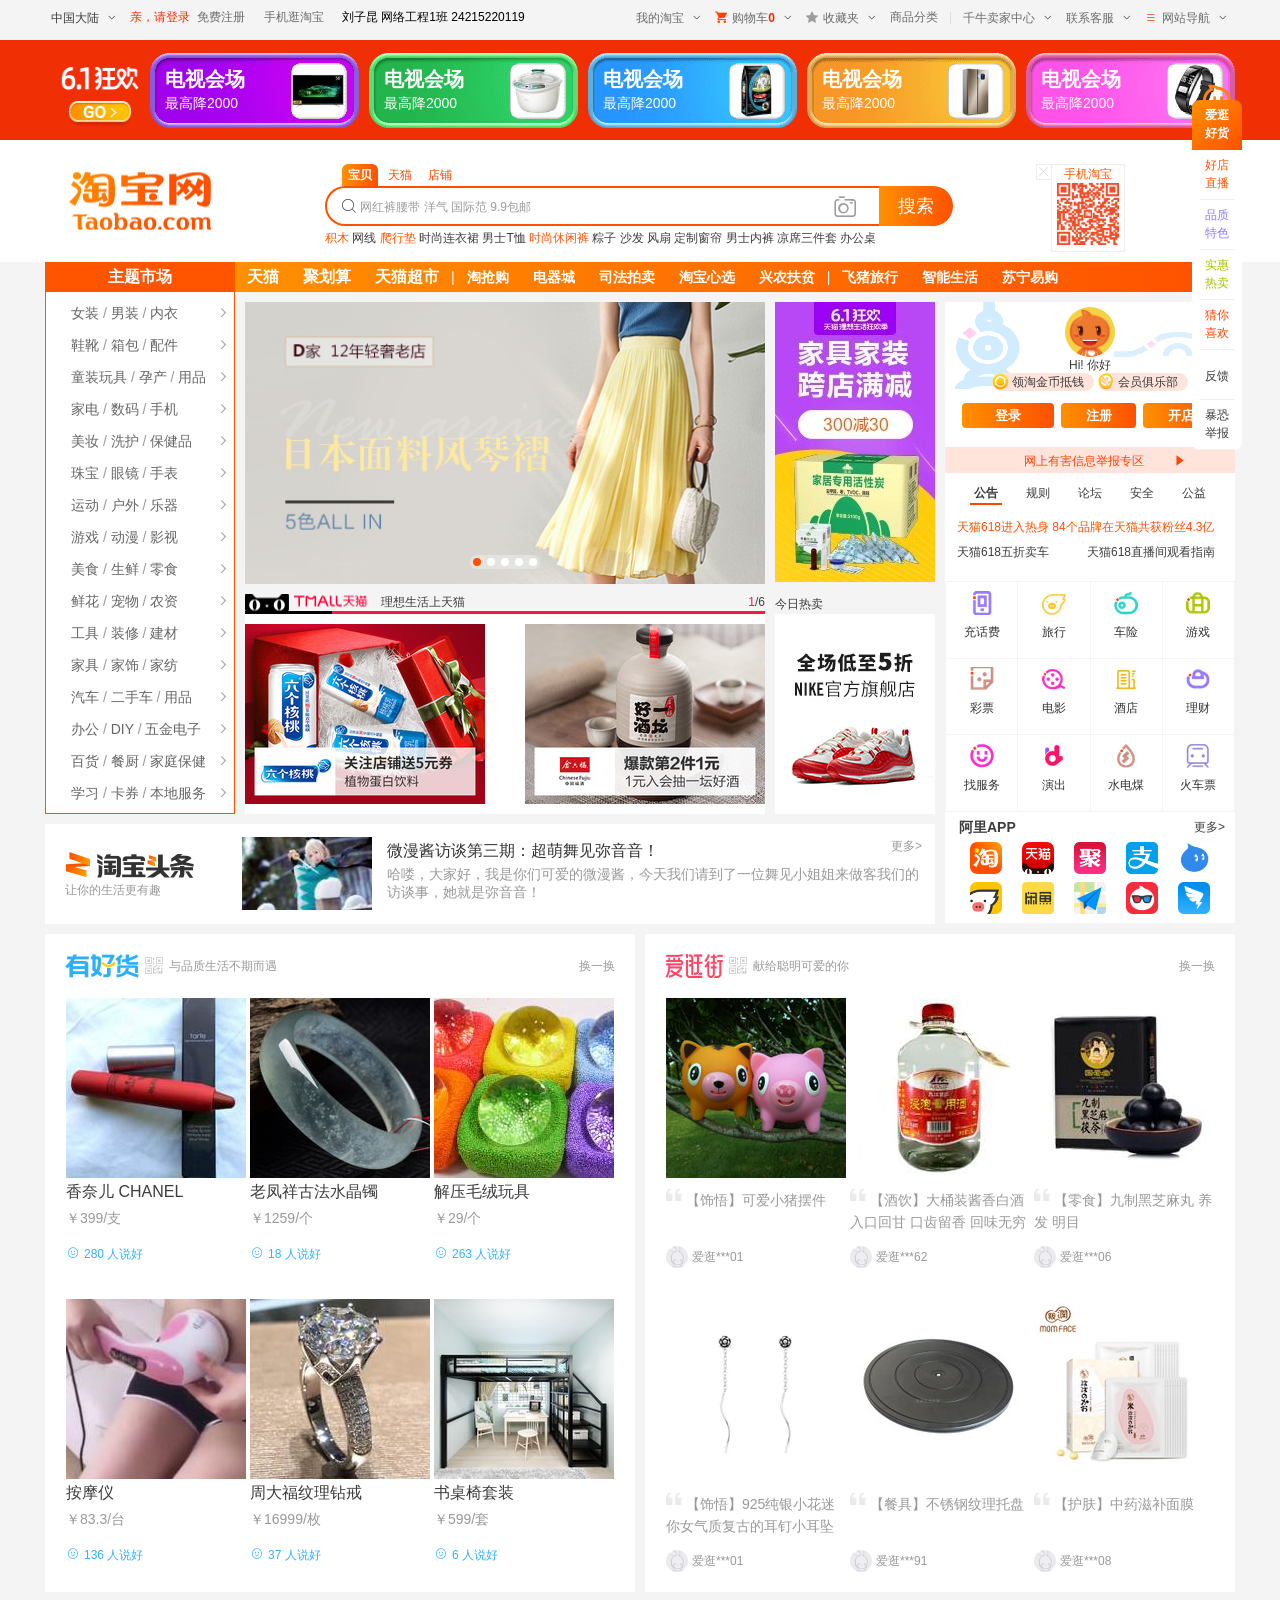
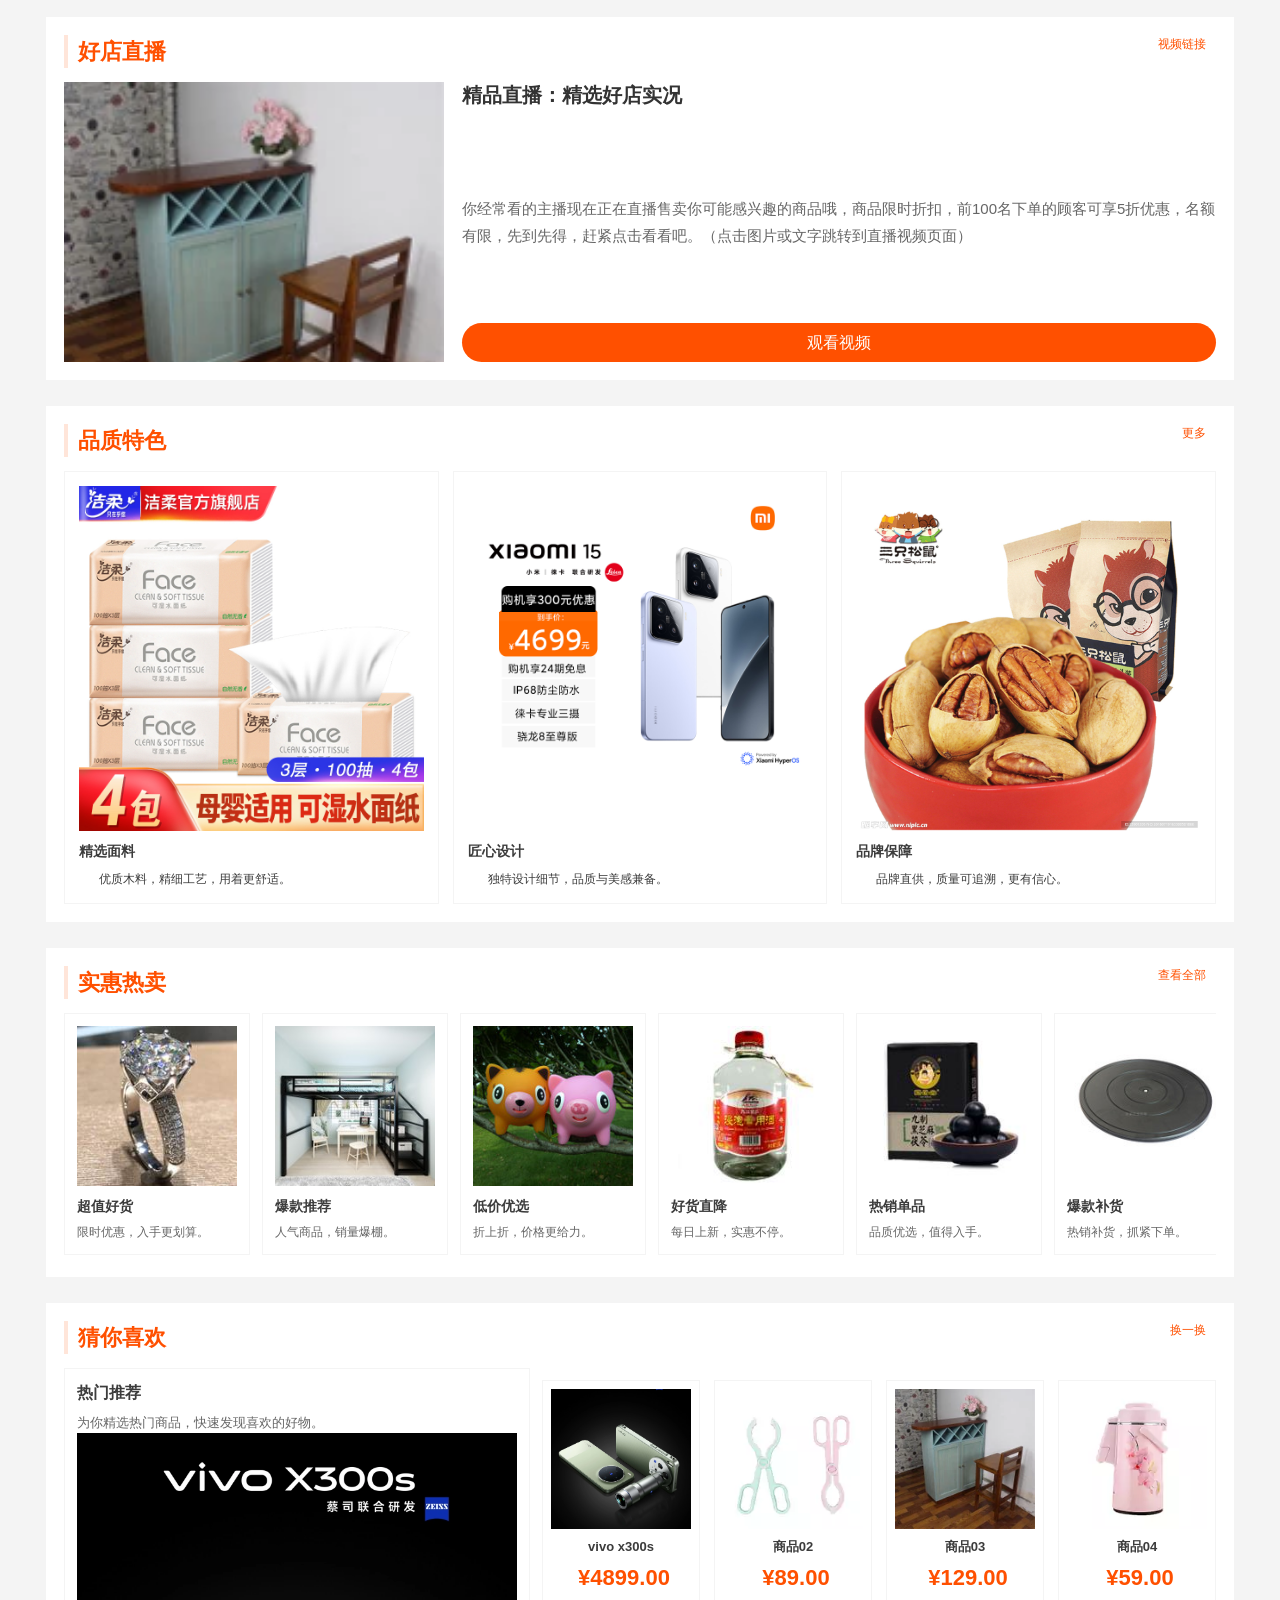
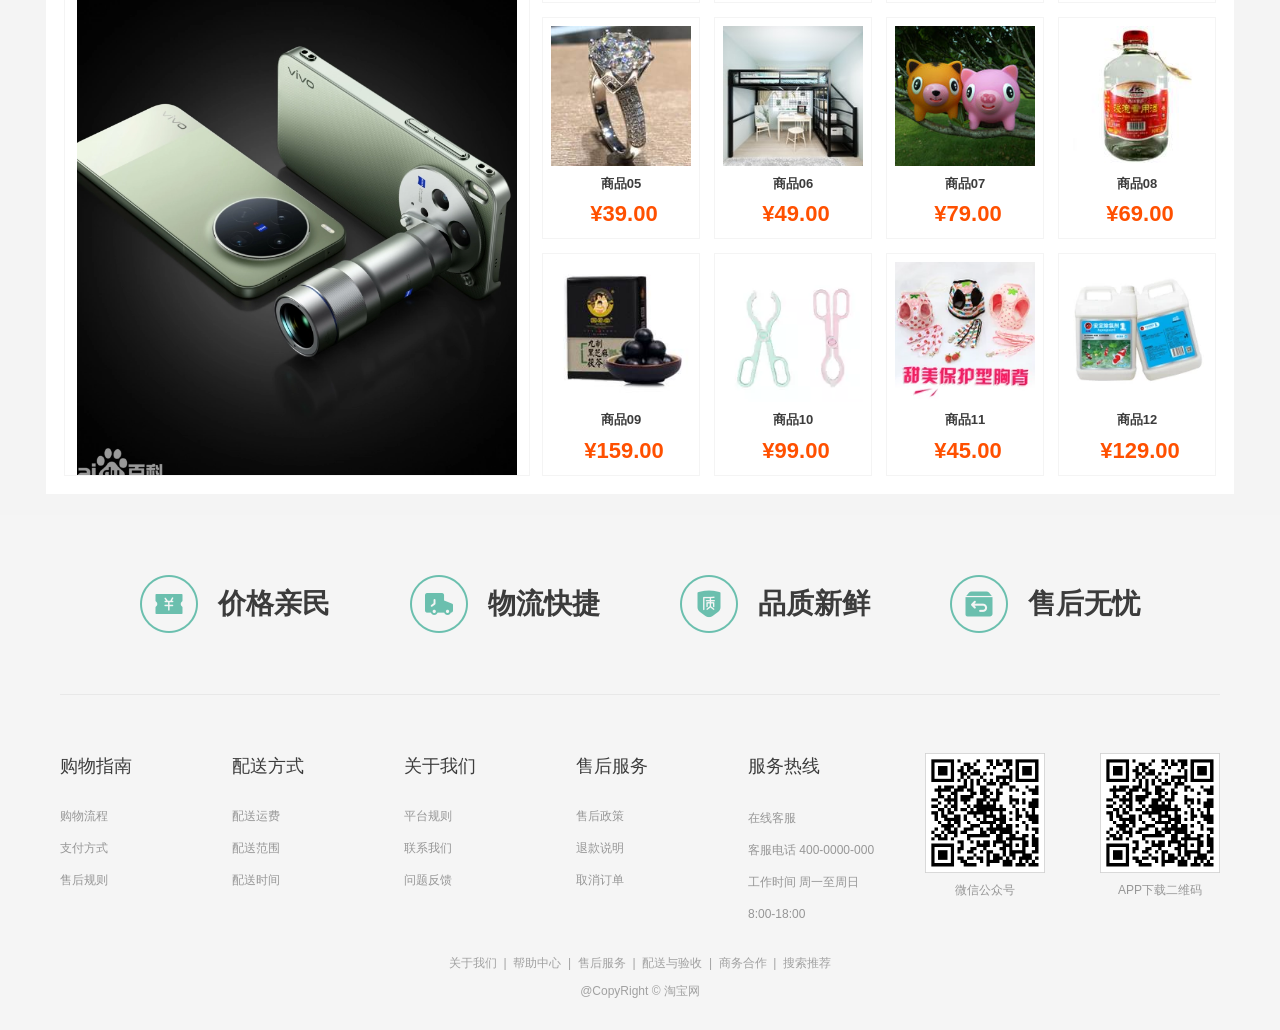
<file: index.html>
<!DOCTYPE html>
<html>

<head>
	<meta charset="UTF-8">
	<title>淘宝网 - 淘！我喜欢</title>
	<link rel="stylesheet" href="css/index.css">
	<link rel="icon" href="favicon.ico">
</head>

<body>
	<!-- 头部信息 -->
	<div id="headMessage" class="layer clearfix">
		<ul class="fl">
			<li class="title">
				<span>中国大陆</span>
				<span class="iconfont arrow">&#xe733;</span>
			</li>
			<li class="mr7">
				<a href="#" class="login mr7">亲，请登录</a>
				<a href="#">免费注册</a>
			</li>
			<li>
				<a href="#">手机逛淘宝</a>
			</li>
		</ul>

		<div class="top-note fl" style="font-size:12px; color:black; padding-left:12px; line-height:35px;">
			刘子昆 网络工程1班 24215220119
		</div>

		<ul class="fr">
			<li>
				<a href="#">我的淘宝</a>
				<span class="iconfont arrow">&#xe733;</span>
			</li>
			<li>
				<span class="iconfont mr5 c4">&#xe63a;</span>
				<a href="cart.html">购物车</a>
				<strong id="cartCount">0</strong>
				<span class="iconfont arrow">&#xe733;</span>
			</li>
			<li>
				<a href="#"><span class="iconfont mr5 stroe">&#x3432;</span>收藏夹</a>
				<span class="iconfont arrow">&#xe733;</span>
			</li>
			<li>
				<a href="#">商品分类</a>
			</li>
			<li class="line">|</li>
			<li>
				<a href="#">千牛卖家中心</a>
				<span class="iconfont arrow">&#xe733;</span>
			</li>
			<li>
				<a href="#">联系客服</a>
				<span class="iconfont arrow">&#xe733;</span>
			</li>
			<li>
				<span class="iconfont c4 mr5">&#xe66d;</span>
				<a href="#">网站导航</a>
				<span class="iconfont arrow">&#xe733;</span>
			</li>
		</ul>
	</div>


	<!-- 头部广告 -->
	<div id="headAd">
		<div class="layer clearfix">
			<a href="#" class="fl go"><img src="images/go.png" alt=""></a>
			<ul class="fr">
				<li class="item1">
					<a href="#" class="fr">
						<img src="images/adimg_01.jpg" alt="">
					</a>
					<h3><a href="#">电视会场</a></h3>
					<p><a href="#">最高降2000</a></p>
				</li>
				<li class="item2">
					<a href="#" class="fr">
						<img src="images/adimg_02.jpg" alt="">
					</a>
					<h3><a href="#">电视会场</a></h3>
					<p><a href="#">最高降2000</a></p>
				</li>
				<li class="item3">
					<a href="#" class="fr">
						<img src="images/adimg_03.jpg" alt="">
					</a>
					<h3><a href="#">电视会场</a></h3>
					<p><a href="#">最高降2000</a></p>
				</li>
				<li class="item4">
					<a href="#" class="fr">
						<img src="images/adimg_04.jpg" alt="">
					</a>
					<h3><a href="#">电视会场</a></h3>
					<p><a href="#">最高降2000</a></p>
				</li>
				<li class="item5">
					<a href="#" class="fr">
						<img src="images/adimg_05.jpg" alt="">
					</a>
					<h3><a href="#">电视会场</a></h3>
					<p><a href="#">最高降2000</a></p>
				</li>
			</ul>
		</div>
	</div>


	<!-- 头部搜索 -->
	<div id="headSearch">
		<div class="cleafix layer">
			<!-- <h1><a href="#"><img src="images/logo.png" alt="淘宝网"></a></h1> -->
			<h1 class="fl"><a href="#">淘宝网</a></h1>

			<div class="code fr">
				<span class="iconfont close">&#xe614;</span>
				<span class="c5">手机淘宝</span>
				<img src="images/code.png" alt="">
			</div>

			<div class="search">
				<ul class="searchTab clearfix">
					<li class="active">宝贝</li>
					<li>天猫</li>
					<li>店铺</li>
				</ul>

				<div class="searchContent clearfix">
					<form action="#">
						<div class="searchBox fl">
							<input type="text">
							<div class="placeholder">
								<i class="iconfont">&#xe615;</i>
								<span>网红裤腰带 洋气 国际范 9.9包邮</span>
							</div>
							<span class="iconfont imgSearch">&#xe6ba;</span>
						</div>
						<div class="btn fl">
							<button type="submit">搜索</button>
						</div>
					</form>
				</div>

				<div class="hotKey">
					<a href="#" class="c5">积木</a>
					<a href="#">网线</a>
					<a href="#" class="c5">爬行垫</a>
					<a href="#">时尚连衣裙</a>
					<a href="#">男士T恤</a>
					<a href="#" class="c5">时尚休闲裤</a>
					<a href="#">粽子</a>
					<a href="#">沙发</a>
					<a href="#">风扇</a>
					<a href="#">定制窗帘</a>
					<a href="#">男士内裤</a>
					<a href="#">凉席三件套</a>
					<a href="#">办公桌</a>
				</div>
			</div>
		</div>
	</div>

	<!-- 导航 -->
	<div id="nav" class="layer clearfix">
		<h2 class="fl">主题市场</h2>
		<ul>
			<li class="size"><a href="#">天猫</a></li>
			<li class="size"><a href="#">聚划算</a></li>
			<li class="size"><a href="#">天猫超市</a></li>
			<li class="line">|</li>
			<li><a href="#">淘抢购</a></li>
			<li><a href="#">电器城</a></li>
			<li><a href="#">司法拍卖</a></li>
			<li><a href="#">淘宝心选</a></li>
			<li><a href="#">兴农扶贫</a></li>
			<li class="line">|</li>
			<li><a href="#">飞猪旅行</a></li>
			<li><a href="#">智能生活</a></li>
			<li><a href="#">苏宁易购</a></li>
		</ul>
	</div>

	<!-- 首屏内容 -->
	<div id="firstScreen" class="layer clearfix">
		<!-- 左边的内容 -->
		<div class="firstLeft fl">
			<!-- 侧边导航 -->
			<div class="sideNav fl">
				<ul>
					<li>
						<a href="#">女装</a> / <a href="#">男装</a> / <a href="#">内衣</a><span
							class="iconfont fr">&#xe50c;</span>
					</li>
					<li>
						<a href="#">鞋靴</a> / <a href="#">箱包</a> / <a href="#">配件</a><span
							class="iconfont fr">&#xe50c;</span>
					</li>
					<li>
						<a href="#">童装玩具</a> / <a href="#">孕产</a> / <a href="#">用品</a><span
							class="iconfont fr">&#xe50c;</span>
					</li>
					<li>
						<a href="#">家电</a> / <a href="#">数码</a> / <a href="#">手机</a><span
							class="iconfont fr">&#xe50c;</span>
					</li>
					<li>
						<a href="#">美妆</a> / <a href="#">洗护</a> / <a href="#">保健品</a><span
							class="iconfont fr">&#xe50c;</span>
					</li>
					<li>
						<a href="#">珠宝</a> / <a href="#">眼镜</a> / <a href="#">手表</a><span
							class="iconfont fr">&#xe50c;</span>
					</li>
					<li>
						<a href="#">运动</a> / <a href="#">户外</a> / <a href="#">乐器</a><span
							class="iconfont fr">&#xe50c;</span>
					</li>
					<li>
						<a href="#">游戏</a> / <a href="#">动漫</a> / <a href="#">影视</a><span
							class="iconfont fr">&#xe50c;</span>
					</li>
					<li>
						<a href="#">美食</a> / <a href="#">生鲜</a> / <a href="#">零食</a><span
							class="iconfont fr">&#xe50c;</span>
					</li>
					<li>
						<a href="#">鲜花</a> / <a href="#">宠物</a> / <a href="#">农资</a><span
							class="iconfont fr">&#xe50c;</span>
					</li>
					<li>
						<a href="#">工具</a> / <a href="#">装修</a> / <a href="#">建材</a><span
							class="iconfont fr">&#xe50c;</span>
					</li>
					<li>
						<a href="#">家具</a> / <a href="#">家饰</a> / <a href="#">家纺</a><span
							class="iconfont fr">&#xe50c;</span>
					</li>
					<li>
						<a href="#">汽车</a> / <a href="#">二手车</a> / <a href="#">用品</a><span
							class="iconfont fr">&#xe50c;</span>
					</li>
					<li>
						<a href="#">办公</a> / <a href="#">DIY</a> / <a href="#">五金电子</a><span
							class="iconfont fr">&#xe50c;</span>
					</li>
					<li>
						<a href="#">百货</a> / <a href="#">餐厨</a> / <a href="#">家庭保健</a><span
							class="iconfont fr">&#xe50c;</span>
					</li>
					<li>
						<a href="#">学习</a> / <a href="#">卡券</a> / <a href="#">本地服务</a><span
							class="iconfont fr">&#xe50c;</span>
					</li>
				</ul>
			</div>

			<!-- 图片1容器 -->
			<div class="img1Box fr">
				<div class="pic fl">
					<div class="img">
						<a href="#"><img src="images/pic_01.jpg" alt=""></a>
					</div>

					<button class="iconfont leftBtn">&#xe50a;</button>
					<button class="iconfont rightBtn">&#xe50c;</button>

					<div class="circle">
						<span class="active"></span><span></span><span></span><span></span><span></span>
					</div>
				</div>
				<div class="ad fr">
					<a href="#"><img src="images/ad_02.jpg" alt=""></a>
				</div>
			</div>

			<!-- 图片2容器 -->
			<div class="img2Box fr">
				<div class="pic fl">
					<div class="picTitle">
						<div class="text clearfix">
							<span class="fl bg">理想生活上天猫</span>
							<span class="fr"><i>1</i>/6</span>
						</div>
						<div class="line">
							<span></span>
						</div>
					</div>
					<div class="img">
						<a href="#"><img src="images/pic_02.jpg" alt=""></a><a href="#"><img src="images/pic_03.jpg"
								alt=""></a>
					</div>

					<button class="iconfont leftBtn">&#xe50a;</button>
					<button class="iconfont rightBtn">&#xe50c;</button>
				</div>
				<div class="ad fr">
					<p class="title">今日热卖</p>
					<a href="#"><img src="images/ad_03.jpg" alt=""></a>
				</div>
			</div>

			<!-- 淘宝头条 -->
			<div class="news fl">
				<div class="hd fl">
					<h3>淘宝头条</h3>
					<p>让你的生活更有趣</p>
				</div>
				<div class="newList fr">
					<div class="imtem">
						<a href="#" class="fl img"><img src="images/news_img_01.jpg" alt=""></a>
						<h4><a href="#">微漫酱访谈第三期：超萌舞见弥音音！</a></h4>
						<p><a href="#">哈喽，大家好，我是你们可爱的微漫酱，今天我们请到了一位舞见小姐姐来做客我们的访谈事，她就是弥音音！</a></p>
						<a href="#" class="more">更多></a>
					</div>
				</div>
			</div>
		</div>


		<!-- 右边的内容 -->
		<div class="firstRight fr">
			<!-- 用户 -->
			<div class="user">
				<a href="#" class="avatar"><img src="images/avatar.jpg" alt=""></a>
				<p class="username">Hi! 你好</p>
				<p class="members">
					<a href="#" class="gold">领淘金币抵钱</a>
					<a href="#" class="club">会员俱乐部</a>
				</p>
				<div class="btn">
					<button class="login">登录</button>
					<button class="register">注册</button>
					<button class="shop">开店</button>
				</div>
			</div>

			<!-- 举报 -->
			<a href="#" class="tipOff">
				<span>网上有害信息举报专区</span><i class="iconfont">&#xe644;</i>
			</a>

			<!-- 公告区 -->
			<div class="notice">
				<ul class="title">
					<li class="active"><a href="#">公告</a></li>
					<li><a href="#">规则</a></li>
					<li><a href="#">论坛</a></li>
					<li><a href="#">安全</a></li>
					<li><a href="#">公益</a></li>
				</ul>
				<ul class="content clearfix">
					<li class="item1"><a href="#">天猫618进入热身 84个品牌在天猫共获粉丝4.3亿</a></li>
					<li><a href="#">天猫618五折卖车</a></li>
					<li><a href="#">天猫618直播间观看指南</a></li>
				</ul>
			</div>

			<!-- 图标区域 -->
			<table class="icon">
				<tr>
					<td class="item1">
						<a href="#">
							<span></span>
							<i>充话费</i>
						</a>
					</td>
					<td class="item2">
						<a href="#">
							<span></span>
							<i>旅行</i>
						</a>
					</td>
					<td class="item3">
						<a href="#">
							<span></span>
							<i>车险</i>
						</a>
					</td>
					<td class="item4">
						<a href="#">
							<span></span>
							<i>游戏</i>
						</a>
					</td>
				</tr>
				<tr>
					<td class="item5">
						<a href="#">
							<span></span>
							<i>彩票</i>
						</a>
					</td>
					<td class="item6">
						<a href="#">
							<span></span>
							<i>电影</i>
						</a>
					</td>
					<td class="item7">
						<a href="#">
							<span></span>
							<i>酒店</i>
						</a>
					</td>
					<td class="item8">
						<a href="#">
							<span></span>
							<i>理财</i>
						</a>
					</td>
				</tr>
				<tr>
					<td class="item9">
						<a href="#">
							<span></span>
							<i>找服务</i>
						</a>
					</td>
					<td class="item10">
						<a href="#">
							<span></span>
							<i>演出</i>
						</a>
					</td>
					<td class="item11">
						<a href="#">
							<span></span>
							<i>水电煤</i>
						</a>
					</td>
					<td class="item12">
						<a href="#">
							<span></span>
							<i>火车票</i>
						</a>
					</td>
				</tr>
			</table>

			<!-- APP -->
			<div class="app">
				<div class="title cleafix">
					<h3 class="fl">阿里APP</h3>
					<a href="#" class="fr">更多></a>
				</div>
				<ul class="appIcon">
					<li><a href="#"><img src="images/app_01.webp" alt=""></a></li>
					<li><a href="#"><img src="images/app_02.png" alt=""></a></li>
					<li><a href="#"><img src="images/app_03.png" alt=""></a></li>
					<li><a href="#"><img src="images/app_04.png" alt=""></a></li>
					<li><a href="#"><img src="images/app_05.png" alt=""></a></li>
					<li><a href="#"><img src="images/app_06.png" alt=""></a></li>
					<li><a href="#"><img src="images/app_07.jpg" alt=""></a></li>
					<li><a href="#"><img src="images/app_08.png" alt=""></a></li>
					<li><a href="#"><img src="images/app_09.png" alt=""></a></li>
					<li><a href="#"><img src="images/app_10.png" alt=""></a></li>
				</ul>
			</div>
		</div>
	</div>


	<!-- 有好货与爱逛街 -->
	<div class="layer cleafix mt10">
		<!-- 有好货 -->
		<div class="goods fl">
			<div class="head cleafix">
				<h3 class="fl">
					<img src="images/goods.png" alt="有好货">
					<span class="iconfont">&#xe628;</span>
					<i>与品质生活不期而遇</i>
				</h3>
				<a href="#" class="fr change">换一换</a>
			</div>
			<ul class="list">
				<li>
					<a href="#"><img src="images/shop_img_01.jpg" alt=""></a>
					<h4><a href="#">香奈儿 CHANEL</a></h4>
					<p class="text"><a href="#">￥399/支</a></p>
					<a href="#" class="comment">
						<span class="iconfont">&#xe7fa;</span><i>280 人说好</i>
					</a>
				</li>
				<li>
					<a href="#"><img src="images/shop_img_02.jpg" alt=""></a>
					<h4><a href="#">老凤祥古法水晶镯</a></h4>
					<p class="text"><a href="#">￥1259/个</a></p>
					<a href="#" class="comment">
						<span class="iconfont">&#xe7fa;</span><i>18 人说好</i>
					</a>
				</li>
				<li>
					<a href="#"><img src="images/shop_img_03.jpg" alt=""></a>
					<h4><a href="#">解压毛绒玩具</a></h4>
					<p class="text"><a href="#">￥29/个</a></p>
					<a href="#" class="comment">
						<span class="iconfont">&#xe7fa;</span><i>263 人说好</i>
					</a>
				</li>
				<li>
					<a href="#"><img src="images/shop_img_04.jpg" alt=""></a>
					<h4><a href="#">按摩仪</a></h4>
					<p class="text"><a href="#">￥83.3/台</a></p>
					<a href="#" class="comment">
						<span class="iconfont">&#xe7fa;</span><i>136 人说好</i>
					</a>
				</li>
				<li>
					<a href="#"><img src="images/shop_img_05.jpg" alt=""></a>
					<h4><a href="#">周大福纹理钻戒</a></h4>
					<p class="text"><a href="#">￥16999/枚</a></p>
					<a href="#" class="comment">
						<span class="iconfont">&#xe7fa;</span><i>37 人说好</i>
					</a>
				</li>
				<li>
					<a href="#"><img src="images/shop_img_06.jpg" alt=""></a>
					<h4><a href="#">书桌椅套装</a></h4>
					<p class="text"><a href="#">￥599/套</a></p>
					<a href="#" class="comment">
						<span class="iconfont">&#xe7fa;</span><i>6 人说好</i>
					</a>
				</li>
			</ul>
		</div>

		<!-- 爱逛街 -->
		<div class="goods fr shooping">
			<div class="head cleafix">
				<h3 class="fl">
					<img src="images/shopping.png" alt="有好货">
					<span class="iconfont">&#xe628;</span>
					<i>献给聪明可爱的你</i>
				</h3>
				<a href="#" class="fr change">换一换</a>
			</div>
			<ul class="list">
				<li>
					<a href="#"><img src="images/shop_img_07.jpg" alt=""></a>
					<p class="text">
						<span class="iconfont">&#xe66b;</span>
						<a href="#">【饰悟】可爱小猪摆件</a>
					</p>
					<a href="#" class="comment">
						<span><img src="images/small_avatar.png" alt=""></span><i>爱逛***01</i>
					</a>
				</li>
				<li>
					<a href="#"><img src="images/shop_img_08.jpg" alt=""></a>
					<p class="text">
						<span class="iconfont">&#xe66b;</span>
						<a href="#">【酒饮】大桶装酱香白酒 入口回甘 口齿留香 回味无穷</a>
					</p>
					<a href="#" class="comment">
						<span><img src="images/small_avatar.png" alt=""></span><i>爱逛***62</i>
					</a>
				</li>
				<li>
					<a href="#"><img src="images/shop_img_09.jpg" alt=""></a>
					<p class="text">
						<span class="iconfont">&#xe66b;</span>
						<a href="#">【零食】九制黑芝麻丸 养发 明目</a>
					</p>
					<a href="#" class="comment">
						<span><img src="images/small_avatar.png" alt=""></span><i>爱逛***06</i>
					</a>
				</li>
				<li>
					<a href="#"><img src="images/shop_img_07.webp" alt=""></a>
					<p class="text">
						<span class="iconfont">&#xe66b;</span>
						<a href="#">【饰悟】925纯银小花迷你女气质复古的耳钉小耳坠</a>
					</p>
					<a href="#" class="comment">
						<span><img src="images/small_avatar.png" alt=""></span><i>爱逛***01</i>
					</a>
				</li>
				<li>
					<a href="#"><img src="images/shop_img_10.jpg" alt=""></a>
					<p class="text">
						<span class="iconfont">&#xe66b;</span>
						<a href="#">【餐具】不锈钢纹理托盘</a>
					</p>
					<a href="#" class="comment">
						<span><img src="images/small_avatar.png" alt=""></span><i>爱逛***91</i>
					</a>
				</li>
				<li>
					<a href="#"><img src="images/shop_img_11.jpg" alt=""></a>
					<p class="text">
						<span class="iconfont">&#xe66b;</span>
						<a href="#">【护肤】中药滋补面膜</a>
					</p>
					<a href="#" class="comment">
						<span><img src="images/small_avatar.png" alt=""></span><i>爱逛***08</i>
					</a>
				</li>
			</ul>
		</div>
	</div>

	<!-- 新增模块 -->
	<div id="shopLive" class="module section-live layer mt10">
		<div class="module-title clearfix">
			<h3 class="fl">好店直播</h3>
			<a href="video.html?src=video/pv2.mp4" class="fr">视频链接</a>
		</div>
		<div class="live-card">
			<a href="video.html?src=video/pv2.mp4" class="live-cover">
				<img src="images/shop_img_09.webp" alt="好店直播">
			</a>
			<div class="live-info">
				<h4><a href="video.html?src=video/pv2.mp4">精品直播：精选好店实况</a></h4>
				<p>你经常看的主播现在正在直播售卖你可能感兴趣的商品哦，商品限时折扣，前100名下单的顾客可享5折优惠，名额有限，先到先得，赶紧点击看看吧。（点击图片或文字跳转到直播视频页面）</p>
				<a href="video.html?src=video/pv2.mp4" class="watch-btn">观看视频</a>
			</div>
		</div>
	</div>

	<div id="qualityFeature" class="module section-quality layer mt10">
		<div class="module-title clearfix">
			<h3 class="fl">品质特色</h3>
			<a href="#">更多</a>
		</div>
		<div class="quality-grid">
			<div class="quality-box">
				<img src="images/pic_07.jpg" alt="精选面料">
				<h4>精选面料</h4>
				<p>优质木料，精细工艺，用着更舒适。</p>
			</div>
			<div class="quality-box">
				<img src="images/pic_04.jpg" alt="匠心设计">
				<h4>匠心设计</h4>
				<p>独特设计细节，品质与美感兼备。</p>
			</div>
			<div class="quality-box">
				<img src="images/pic_06.jpg" alt="品牌保障">
				<h4>品牌保障</h4>
				<p>品牌直供，质量可追溯，更有信心。</p>
			</div>
		</div>
	</div>

	<div id="budgetSale" class="module section-sale layer mt10">
		<div class="module-title clearfix">
			<h3 class="fl">实惠热卖</h3>
			<a href="#">查看全部</a>
		</div>
		<div class="sale-list">
			<div class="sale-item">
				<img src="images/shop_img_05.jpg" alt="热卖1">
				<h4>超值好货</h4>
				<p>限时优惠，入手更划算。</p>
			</div>
			<div class="sale-item">
				<img src="images/shop_img_06.jpg" alt="热卖2">
				<h4>爆款推荐</h4>
				<p>人气商品，销量爆棚。</p>
			</div>
			<div class="sale-item">
				<img src="images/shop_img_07.jpg" alt="热卖3">
				<h4>低价优选</h4>
				<p>折上折，价格更给力。</p>
			</div>
			<div class="sale-item">
				<img src="images/shop_img_08.jpg" alt="热卖4">
				<h4>好货直降</h4>
				<p>每日上新，实惠不停。</p>
			</div>
			<div class="sale-item">
				<img src="images/shop_img_09.jpg" alt="热卖5">
				<h4>热销单品</h4>
				<p>品质优选，值得入手。</p>
			</div>
			<div class="sale-item">
				<img src="images/shop_img_10.jpg" alt="热卖6">
				<h4>爆款补货</h4>
				<p>热销补货，抓紧下单。</p>
			</div>
			<div class="sale-item">
				<img src="images/shop_img_11.jpg" alt="热卖7">
				<h4>限时抢购</h4>
				<p>今日爆款，手慢无。</p>
			</div>
		</div>
	</div>

	<div id="youLike" class="module section-like layer mt10">
		<div class="module-title clearfix">
			<h3 class="fl">猜你喜欢</h3>
			<a href="#">换一换</a>
		</div>
		<div class="like-grid">
			<div class="like-big">
				<h4>热门推荐</h4>
				<p>为你精选热门商品，快速发现喜欢的好物。</p>
				<img src="images/product-large.webp" alt="热门推荐">
			</div>
			<div class="product-grid">
				<div class="product-item"><a href="product.html"><img src="images/product-large.webp" alt="p1"></a><h5><a href="product.html">vivo x300s</a></h5><p class="price">¥4899.00</p></div>
				<div class="product-item"><a href="#"><img src="images/shop_img_10.webp" alt="p2"></a><h5><a href="#">商品02</a></h5><p class="price">¥89.00</p></div>
				<div class="product-item"><a href="#"><img src="images/shop_img_09.webp" alt="p3"></a><h5><a href="#">商品03</a></h5><p class="price">¥129.00</p></div>
				<div class="product-item"><a href="#"><img src="images/shop_img_08.webp" alt="p4"></a><h5><a href="#">商品04</a></h5><p class="price">¥59.00</p></div>
				<div class="product-item"><a href="#"><img src="images/shop_img_05.jpg" alt="p5"></a><h5><a href="#">商品05</a></h5><p class="price">¥39.00</p></div>
				<div class="product-item"><a href="#"><img src="images/shop_img_06.jpg" alt="p6"></a><h5><a href="#">商品06</a></h5><p class="price">¥49.00</p></div>
				<div class="product-item"><a href="#"><img src="images/shop_img_07.jpg" alt="p7"></a><h5><a href="#">商品07</a></h5><p class="price">¥79.00</p></div>
				<div class="product-item"><a href="#"><img src="images/shop_img_08.jpg" alt="p8"></a><h5><a href="#">商品08</a></h5><p class="price">¥69.00</p></div>
				<div class="product-item"><a href="#"><img src="images/shop_img_09.jpg" alt="p9"></a><h5><a href="#">商品09</a></h5><p class="price">¥159.00</p></div>
				<div class="product-item"><a href="#"><img src="images/shop_img_10.webp" alt="p10"></a><h5><a href="#">商品10</a></h5><p class="price">¥99.00</p></div>
				<div class="product-item"><a href="#"><img src="images/shop_img_11.webp" alt="p11"></a><h5><a href="#">商品11</a></h5><p class="price">¥45.00</p></div>
				<div class="product-item"><a href="#"><img src="images/shop_img_12.webp" alt="p12"></a><h5><a href="#">商品12</a></h5><p class="price">¥129.00</p></div>
			</div>
		</div>
	</div>

	<!-- 右侧固定定位导航 -->
	<div id="tool">
		<span class="iconfont">&#xe605;</span>
		<div class="btn">
			<a href="#firstScreen" class="c4 active">爱逛 好货</a>
			<a href="#shopLive" class="c5">好店 直播</a>
			<a href="#qualityFeature" class="c6">品质 特色</a>
			<a href="#budgetSale" class="c7">实惠 热卖</a>
			<a href="#youLike" class="c4">猜你 喜欢</a>
			<a href="#" class="item6">反馈</a>
			<a href="#" class="">暴恐 举报</a>
		</div>
	</div>

	<script>
		(function() {
			var img1Dots = document.querySelectorAll('.img1Box .circle span');
			var img1Left = document.querySelector('.img1Box .leftBtn');
			var img1Right = document.querySelector('.img1Box .rightBtn');
			var img1Img = document.querySelector('.img1Box .pic .img img');
			var img1Index = 0;
			var img1Sources = [
				'images/pic_01.jpg',
				'images/pic_01_2.png',
				'images/pic_01_3.png',
				'images/pic_01_4.png',
				'images/pic_01_5.png'
			];
			var img1Count = img1Sources.length;

			function updateImg1() {
				if (img1Img) {
					img1Img.src = img1Sources[img1Index];
				}
				img1Dots.forEach(function(dot, idx) {
					dot.classList.toggle('active', idx === img1Index);
				});
			}

			function changeImg1(offset) {
				img1Index = (img1Index + offset + img1Count) % img1Count;
				updateImg1();
			}

			if (img1Left) img1Left.addEventListener('click', function() { changeImg1(-1); });
			if (img1Right) img1Right.addEventListener('click', function() { changeImg1(1); });
			img1Dots.forEach(function(dot, idx) {
				dot.addEventListener('click', function() {
					img1Index = idx;
					updateImg1();
				});
			});
			updateImg1();

			var img2Imgs = document.querySelectorAll('.img2Box .pic .img img');
			var img2IndexElem = document.querySelector('.img2Box .picTitle .text .fr i');
			var img2Left = document.querySelector('.img2Box .leftBtn');
			var img2Right = document.querySelector('.img2Box .rightBtn');
			var img2Index = 0;
			var img2Sources = [
				'images/pic_02.jpg',
				'images/pic_03.jpg',
				'images/pic_04.jpg',
				'images/pic_05.jpg',
				'images/pic_06.jpg',
				'images/pic_07.jpg'
			];
			var img2Count = img2Sources.length;

			function updateImg2() {
				if (img2Imgs.length >= 2) {
					img2Imgs[0].src = img2Sources[img2Index];
					img2Imgs[1].src = img2Sources[(img2Index + 1) % img2Count];
				}
				if (img2IndexElem) {
					img2IndexElem.textContent = String(img2Index + 1);
				}
			}

			function changeImg2(offset) {
				img2Index = (img2Index + offset + img2Count) % img2Count;
				updateImg2();
			}

			if (img2Left) img2Left.addEventListener('click', function() { changeImg2(-1); });
			if (img2Right) img2Right.addEventListener('click', function() { changeImg2(1); });
			updateImg2();
		})();
	</script>
	<script src="js/auto-carousel.js"></script>
    <script src="js/cart-count.js"></script>

	<!-- 底部 footer -->
	<div class="footer">
		<div class="wrapper">
			<!-- 服务 service -->
			<div class="service">
				<ul>
					<li><a href="#"><h5>价格亲民</h5></a></li>
					<li><a href="#"><h5>物流快捷</h5></a></li>
					<li><a href="#"><h5>品质新鲜</h5></a></li>
					<li><a href="#"><h5>售后无忧</h5></a></li>
				</ul>
			</div>
			<!-- 帮助中心 help -->
			<div class="help">
				<dl>
					<dt>购物指南</dt>
					<dd><a href="#">购物流程</a></dd>
					<dd><a href="#">支付方式</a></dd>
					<dd><a href="#">售后规则</a></dd>
				</dl>
				<dl>
					<dt>配送方式</dt>
					<dd><a href="#">配送运费</a></dd>
					<dd><a href="#">配送范围</a></dd>
					<dd><a href="#">配送时间</a></dd>
				</dl>
				<dl>
					<dt>关于我们</dt>
					<dd><a href="#">平台规则</a></dd>
					<dd><a href="#">联系我们</a></dd>
					<dd><a href="#">问题反馈</a></dd>
				</dl>
				<dl>
					<dt>售后服务</dt>
					<dd><a href="#">售后政策</a></dd>
					<dd><a href="#">退款说明</a></dd>
					<dd><a href="#">取消订单</a></dd>
				</dl>
				<dl>
					<dt>服务热线</dt>
					<dd><a href="#">在线客服 <span class="iconfont icon-customer-service"></span></a></dd>
					<dd><a href="#">客服电话 400-0000-000</a></dd>
					<dd><a href="#">工作时间 周一至周日 8:00-18:00</a></dd>
				</dl>
				<div class="right">
					<ul>
						<li>
							<img src="images/wechat.png" alt="微信公众号">
							<p>微信公众号</p>
						</li>
						<li>
							<img src="images/app.png" alt="APP下载二维码">
							<p>APP下载二维码</p>
						</li>
					</ul>
				</div>
			</div>
			<!-- 版权 copyright -->
			<div class="copyright">
				<p>
					<a href="#">关于我们</a> &nbsp|&nbsp
					<a href="#">帮助中心</a> &nbsp|&nbsp
					<a href="#">售后服务</a> &nbsp|&nbsp
					<a href="#">配送与验收</a> &nbsp|&nbsp
					<a href="#">商务合作</a> &nbsp|&nbsp
					<a href="#">搜索推荐</a>
				</p>
				<p><a href="#">@CopyRight © 淘宝网</a></p>
			</div>
		</div>
	</div>
</body>

</html>
</file>
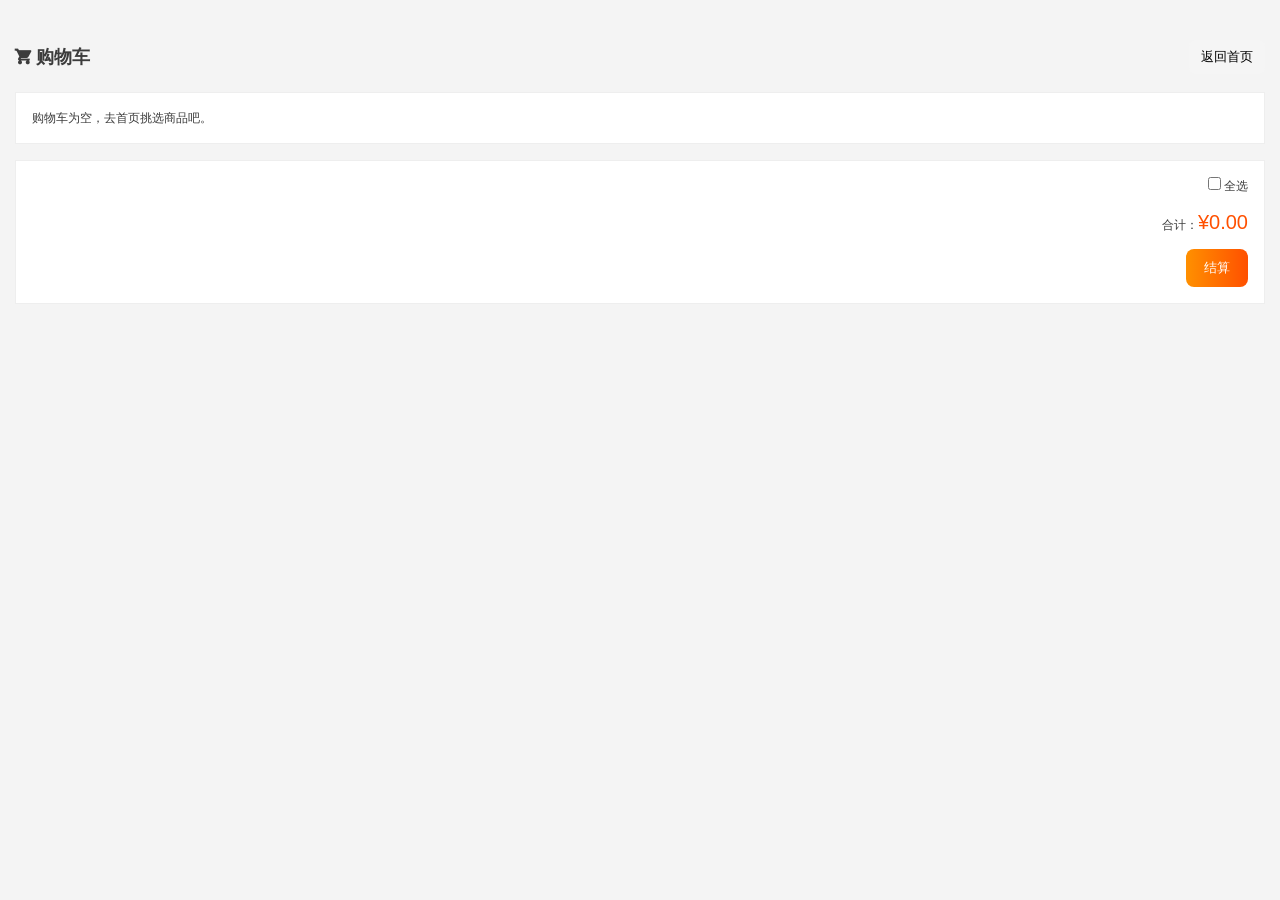
<file: cart.html>
<!DOCTYPE html>
<html>
<head>
  <meta charset="utf-8">
  <title>购物车</title>
  <link rel="stylesheet" href="css/index.css">
  <style>
    .cart-page{max-width:1000px;margin:40px auto;}
    .cart-header{display:flex;justify-content:space-between;align-items:center;margin-bottom:18px}
    .cart-list{background:#fff;border:1px solid #eee;padding:16px}
    .cart-item{display:flex;gap:12px;align-items:center;padding:12px 0;border-bottom:1px solid #f4f4f4}
    .cart-item img{width:80px;height:80px;object-fit:cover;border:1px solid #eee}
    .cart-item .info{flex:1}
    .cart-item .price{color:#ff5000;font-weight:bold}
    .cart-summary{margin-top:16px;background:#fff;padding:16px;border:1px solid #eee;text-align:right}
    .back-btn{border:none;background:#f5f5f5;padding:8px 12px;border-radius:6px;cursor:pointer}
    .checkout-btn{background:linear-gradient(90deg,#ff9000,#ff5000);color:#fff;padding:10px 18px;border:none;border-radius:8px;cursor:pointer}
  </style>
</head>
<body>
  <div class="cart-page container">
    <div class="cart-header">
      <h2><span class="iconfont mr5">&#xe63a;</span>购物车</h2>
      <div>
        <button class="back-btn" onclick="location.href='index.html'">返回首页</button>
      </div>
    </div>

    <div class="cart-list" id="cartList">
      <!-- items rendered here -->
    </div>

    <div class="cart-summary">
      <label><input type="checkbox" id="selectAll"> 全选</label>
      <div style="margin-top:12px">
        合计：<span id="cartTotal" style="color:#ff5000;font-size:20px">¥0</span>
      </div>
      <div style="margin-top:12px">
        <button class="checkout-btn" id="checkoutBtn">结算</button>
      </div>
    </div>
  </div>

  <script src="js/cart.js"></script>
</body>
</html>
</file>
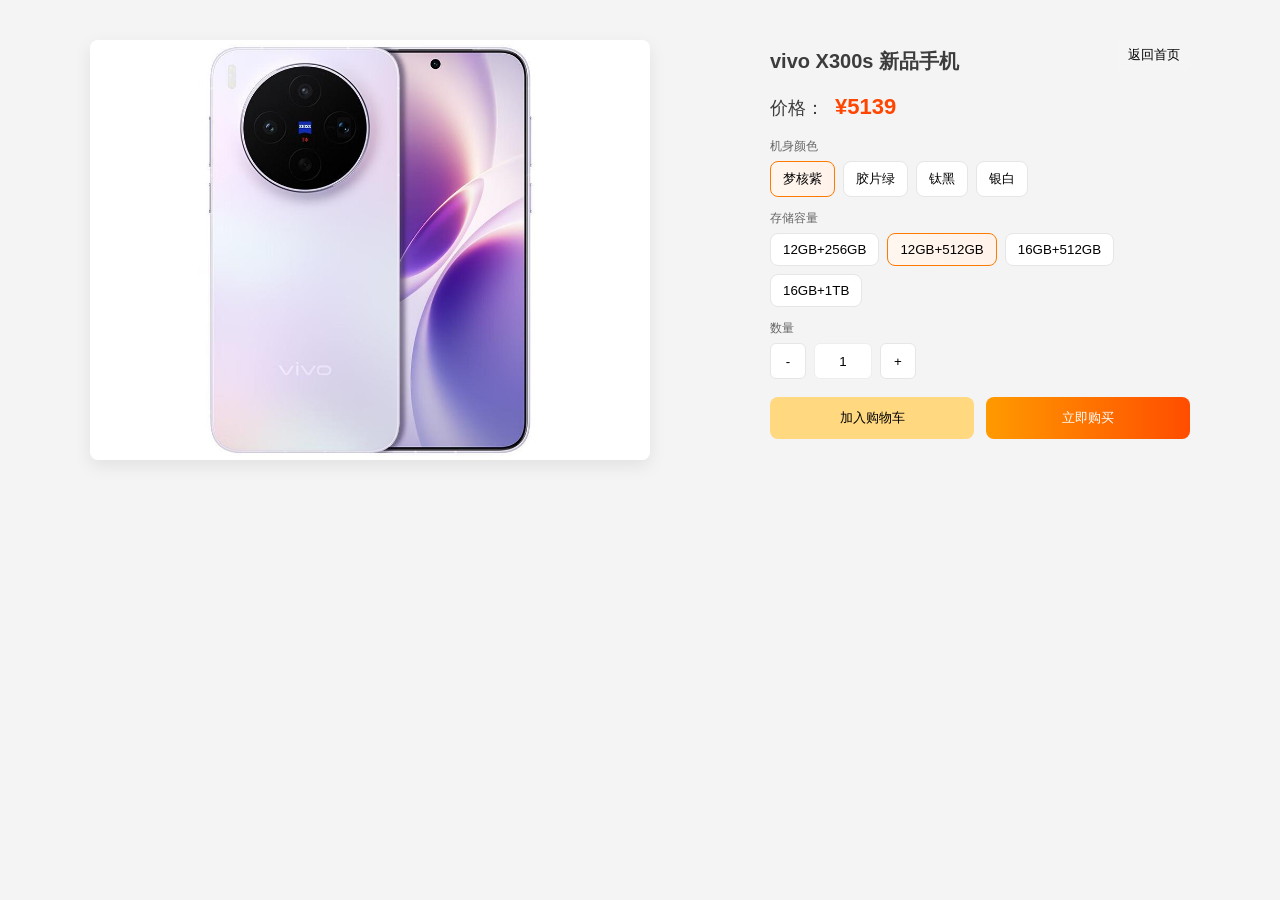
<file: product.html>
<!DOCTYPE html>
<html>
<head>
<meta charset="utf-8">
<title>商品占位页</title>
<link rel="stylesheet" href="css/index.css">
</head>
<body>
<div class="product-page">
	<div class="product-container">
		<div class="product-left">
			<img id="mainImage" src="images/product-menghezi.jpg" alt="商品图"/>
		</div>
		<div class="product-right">
			<button class="exit-btn" onclick="location.href='index.html'">返回首页</button>
			<h2 class="product-title">vivo X300s 新品手机</h2>
			<div class="price-wrap">
				<span>价格：</span>
				<span class="price" id="price">¥5139</span>
			</div>

			<div class="option-group">
				<div class="option-label">机身颜色</div>
				<div class="options" id="colorOptions">
					<button class="option active" data-image="product-menghezi">梦核紫</button>
					<button class="option" data-image="product-jiaopianlv">胶片绿</button>
					<button class="option" data-image="product-tihei">钛黑</button>
					<button class="option" data-image="product-yinbai">银白</button>
				</div>
			</div>

			<div class="option-group">
				<div class="option-label">存储容量</div>
				<div class="options" id="storageOptions">
					<button class="option" data-storage="12+256" data-price="4899">12GB+256GB</button>
					<button class="option active" data-storage="12+512" data-price="5139">12GB+512GB</button>
					<button class="option" data-storage="16+512" data-price="5499">16GB+512GB</button>
					<button class="option" data-storage="16+1TB" data-price="6199">16GB+1TB</button>
				</div>
			</div>

			<div class="option-group qty-group">
				<div class="option-label">数量</div>
				<div class="qty-controls">
					<button id="qtyMinus" class="qty-btn">-</button>
					<input id="qtyInput" type="text" value="1" />
					<button id="qtyPlus" class="qty-btn">+</button>
				</div>
			</div>

			<div class="action-row">
				<button class="add-cart">加入购物车</button>
				<button class="buy-now">立即购买</button>
			</div>
		</div>
	</div>
</div>

<script src="js/product.js"></script>
</body>
</html>
</file>
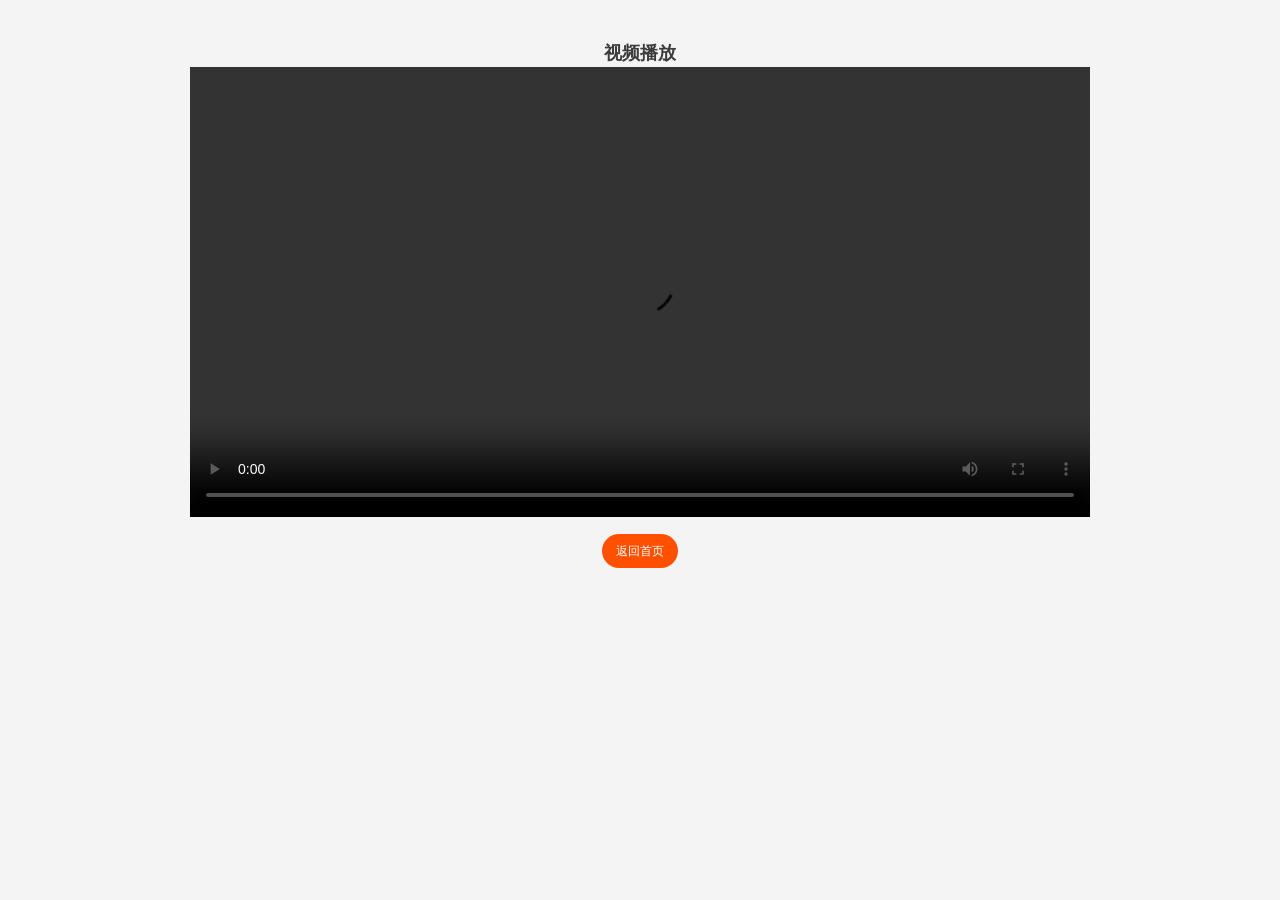
<file: video.html>
<!DOCTYPE html>
<html>
<head>
    <meta charset="utf-8">
    <title>视频播放</title>
    <link rel="stylesheet" href="css/index.css">
    <style>
        .video-player{max-width:900px;margin:40px auto;text-align:center}
        video{width:100%;height:auto;max-height:560px;background:#000}
        .back-btn{display:inline-block;margin-top:12px;padding:8px 14px;background:#ff5000;color:#fff;border-radius:18px;text-decoration:none}
    </style>
</head>
<body>
    <div class="video-player">
        <h2>视频播放</h2>
        <video id="player" controls playsinline webkit-playsinline>
            <source id="videoSource" src="" type="video/mp4">
            您的浏览器不支持 video 标签，请更新浏览器。
        </video>
        <div>
            <a href="index.html" class="back-btn">返回首页</a>
        </div>
    </div>

    <script>
        (function(){
            function getQueryParam(name){
                var params = new URLSearchParams(window.location.search);
                return params.get(name);
            }
            var src = getQueryParam('src') || getQueryParam('v') || 'video/pv2.mp4';
            var player = document.getElementById('player');
            var source = document.getElementById('videoSource');
            source.src = src;
            // 为避免浏览器将 mp4 链接交给下载管理器，请使用内嵌播放器而非直接 a href 指向 .mp4
            player.load();

            // 播放结束后返回上一页（如果有历史）或首页
            player.addEventListener('ended', function(){
                if(window.history.length>1){
                    window.history.back();
                }else{
                    window.location.href = 'index.html';
                }
            });
        })();
    </script>
</body>
</html>
</file>
<file: css/index.css>
/* 
    @规则
		@charset    设置样式表的编码 
		@import		导入其它样式文件
		@meida		媒体查询
		@font-face	自定义字体
 */

@import 'reset.css';

@font-face {
	font-family: 'iconfont';
	src: url('../font/iconfont.eot');
	src: url('../font/iconfont.eot?#iefix') format('embedded-opentype'),
		url('../font/iconfont.woff2') format('woff2'),
		url('../font/iconfont.woff') format('woff'),
		url('../font/iconfont.ttf') format('truetype'),
		url('../font/iconfont.svg#iconfont') format('svg');
}
.iconfont {
	font-family: "iconfont" !important;
	font-size: 16px;
	font-style: normal;
	-webkit-font-smoothing: antialiased;
	-moz-osx-font-smoothing: grayscale;
}

/* 头部信息 */
#headMessage li{
	float: left;
	line-height: 35px;
	padding: 0 6px;
	font-size: 0;
}
#headMessage a{
	color: #6c6c6c;
	font-size: 12px;
}
#headMessage a:hover{
	color: #f40;
}
#headMessage a.login{
	color: #f22e00;
}
#headMessage span{
	font-size: 12px;
}
#headMessage span.arrow{
	margin-left: 7px;;
}
#headMessage li strong{
	font-size: 12px;
	color: #f22e00;
}
#headMessage li span.stroe{
	color: #9c9c9c;
}
#headMessage li.line{
	font-size: 12px;
	color: #ddd;
	padding: 0 5px;
}


/* 头部广告 */
#headAd{
	background-color: #f12f04;
}
#headAd .go{
	display: block;
	padding: 10px 10px 10px 15px;
}
#headAd .go img{
	width: 80px;
	height: 80px;
}
#headAd ul{
	padding-top: 13px;
}
#headAd li{
	float: left;
	width: 209px;
	height: 75px;
	margin-right: 10px;

	padding: 12px 15px 0 15px;
	box-sizing: border-box;

	/* 
		盒模型
			1、标准盒模型
				总宽度=border(左右)+width+padding(左右)
				总高度=border(上下)+height+padding(上下)
			2、IE盒模型(怪异盒模型)
				总宽度=width;
				总高度=height;
	 */
}
#headAd li h3{
	font-size: 20px;
	line-height: 28px;
}
#headAd li p{
	font-size: 14px;
	line-height: 20px;
}
#headAd li a{
	color: #fff;
	display: block;
}
#headAd li a img{
	width: 52px;
	height: 52px;
	border-radius: 5px;
}

#headAd li.item1{
	background: url(../images/adbg_01.png) no-repeat;
}
#headAd li.item2{
	background: url(../images/adbg_02.png) no-repeat;
}
#headAd li.item3{
	background: url(../images/adbg_03.png) no-repeat;
}
#headAd li.item4{
	background: url(../images/adbg_04.png) no-repeat;
}
#headAd li.item5{
	background: url(../images/adbg_05.png) no-repeat;
	margin-right: 0;
}


/* 头部搜索 */
#headSearch{
	background-color: #fff;
	padding: 24px 0 10px 0;
}
#headSearch h1 a{
	display: block;
	width: 190px;
	height: 58px;
	background: url(../images/logo.png) center no-repeat;
	text-indent: -9999px;
	overflow: hidden;
	margin-top: 8px;
}

#headSearch .code{
	width: 72px;
	height: 86px;
	border: 1px solid #eee;
	position: relative;
	margin-right: 110px;
	text-align: center;
}
#headSearch .code img{
	width: 62px;
	height: 62px;
}
#headSearch .close{
	position: absolute;
	left: -16px;
	top: -1px;

	width: 14px;
	height: 14px;
	line-height: 14px;
	font-size: 14px;
	border: 1px solid #eee;
	color: #ddd;
	cursor: pointer;
}

#headSearch .search{
	width: 630px;
	margin: 0 auto;
}
#headSearch .searchTab{
	height: 22px;
	padding-left: 17px;
}
#headSearch .searchTab li{
	float: left;
	width: 36px;
	line-height: 22px;
	margin-right: 4px;
	text-align: center;
	color: #f40;
	cursor: pointer;
}
#headSearch .searchTab li:hover{
	background-color: #ffeee5;
}
#headSearch .searchTab li.active{
	color: #fff;
	font-weight: bold;

	background-image: linear-gradient(to right,#ff9000,#ff5000);
	filter: progid:DXImageTransform.Microsoft.gradient(startColorstr='#ffff9000', endColorstr='#ffff5000', GradientType=1);
	border-radius: 6px 6px 0 0;
}
#headSearch .searchContent{
	height: 40px;
}
#headSearch .searchBox{
	width: 554px;
	height: 40px;
	box-sizing: border-box;
	border: 2px solid #ff5000;
	border-right: none;
	border-radius: 20px 0 0 20px;
	overflow: hidden;
	position: relative;
}
#headSearch .searchBox input{
	width: 490px;
	height: 36px;
	line-height: 36px;
	outline: none;
	border: none;
	text-indent: 10px;

	position: absolute;
	z-index: 2;
	background-color: transparent;	/* 透明，为了能够看到后面的文字 */
}
#headSearch .placeholder{
	position: absolute;
	top: 6px;
	left: 14px;
}
#headSearch .placeholder span{
	color: #9c9c9c;
	vertical-align: 1px;
}
#headSearch .imgSearch{
	font-size: 28px;
	color: #9c9c9c;
	position: absolute;
	right: 20px;
	top: -2px;
	cursor: pointer;
}
#headSearch .searchContent button{
	width: 74px;
	height: 40px;
	text-align: center;
	font-size: 18px;
	line-height: 40px;
	color: #fff;
	border: none;
	background-image: linear-gradient(to right,#ff9000,#ff5000);
	filter: progid:DXImageTransform.Microsoft.gradient(startColorstr='#ffff9000', endColorstr='#ffff5000', GradientType=1);

	border-radius: 0 20px 20px 0;
}
#headSearch .hotKey{
	height: 25px;
	line-height: 25px;
}
#headSearch .hotKey a:hover{
	color: #f50;
}


/* 导航 */
#nav h2{
	width: 190px;
	height: 30px;
	line-height: 30px;
	font-size: 16px;
	color: #fff;
	text-align: center;
	background-color: #f50;
}
#nav ul{
	margin-left: 190px;
	height: 30px;

	/* width: 1000px;
	width: calc(100% - 190px); */	/* 支持情况：IE9+ */

	background-image: linear-gradient(to right,#ff9000,#ff5000);
	filter: progid:DXImageTransform.Microsoft.gradient(startColorstr='#ffff9000', endColorstr='#ffff5000', GradientType=1);
}
#nav ul li{
	float: left;
	line-height: 30px;
	margin: 0 7px;
	font-size: 14px;
	color: #fff;
	padding: 0 5px;

	position: relative;
}
#nav ul li.size{
	font-size: 16px;
}
#nav ul li a{
	color: #fff;
	font-weight: bold;
}
#nav ul li.line{
	margin: 0;
	padding: 0;
}
#nav ul li:hover:before{
	content: '';
	position: absolute;
	width: 23px;
	height: 13px;
	background-image: url(../images/ico_01.gif);

	top: -13px;
	left: 50%;
	margin-left: -12px;
}

/* 首屏内容 */
.firstLeft{
	width: 890px;
}
/* 侧边导航 */
.firstLeft .sideNav{
	width: 190px;
	height: 522px;
	background: #fff;
	border: 1px solid #ff5000;
	box-sizing: border-box;
	border-top: none;
	padding-top: 5px;
}
.firstLeft .sideNav li{
	height: 32px;
	line-height: 32px;
	padding-left: 25px;
	color: #999;
	font-size: 14px;

	transition: background-color 0.3s;
}
.firstLeft .sideNav li a{
	font-size: 14px;
	color: #666;
}
.firstLeft .sideNav li span{
	font-size: 12px;
	margin-right: 5px;
}
.firstLeft .sideNav li:hover{
	background: #ffe4dc;
	color: #f50;
}
.firstLeft .sideNav li:hover a{
	color: #f50;
}
.firstLeft .sideNav a:hover{
	text-decoration: underline;
}
/* 图片1容器 */
.firstLeft .img1Box{
	width: 690px;
	height: 282px;
	margin-top: 10px;
}
.firstLeft .pic{
	width: 520px;
	position: relative;
}
.firstLeft .pic .img{
	width: 520px;
	height: 282px;
	overflow: hidden;
}
.firstLeft .pic .img img{
	width: 100%;
	height: 100%;
	object-fit: cover;
	display: block;
}
.firstLeft .pic button{
	width: 20px;
	height: 30px;
	line-height: 30px;
	color: #fff;
	cursor: pointer;
	border: none;
	background-color: #000;
	background-color: rgba(0,0,0,0.3); /* 支持情况：IE9+ */
	opacity: 0.3; /* 透明 */

	position: absolute;
	top: 50%;
	margin-top: -15px;

	display: none;
}
.firstLeft .pic button.leftBtn{
	left: 0;
	border-radius: 0 15px 15px 0; 
}
.firstLeft .pic button.rightBtn{
	right: 0;
	border-radius: 15px 0 0 15px; 
}
.firstLeft .pic:hover button{
	display: block;
}
.firstLeft .pic .circle{
	position: absolute;
	bottom: 15px;
	left: 50%;
	margin-left: -35px;
	border-radius: 10px;
	padding: 3px 0;
	font-size: 0;

	background-color: rgba(255,255,255,0.3);
}
.firstLeft .pic .circle span{
	display: inline-block;
	width: 8px;
	height: 8px;
	border-radius: 50%;
	background-color: #fff;
	margin: 0 3px;
	cursor: pointer;
}
.firstLeft .pic .circle span.active{
	background-color: #ff5000;
}
.firstLeft .ad{
	width: 160px;
}
.firstLeft .ad img{
	width: 160px;
}
/* 图片2容器 */
.firstLeft .img2Box{
	width: 690px;
	height: 220px;
	margin-top: 10px;
}
.firstLeft .img2Box .picTitle{
	height: 20px;
}
.firstLeft .img2Box .picTitle .text{
	height: 17px;
	line-height: 17px;
}
.firstLeft .img2Box .picTitle .text .bg{
	background: url(../images/title_bg.png) no-repeat left;
	padding-left: 136px;
	columns: #666;
}
.firstLeft .img2Box .picTitle .text i{
	color: #ff1648;
}
.firstLeft .img2Box .picTitle .line{
	height: 3px;
	background-color: #ff1648;
	position: relative;
}
.firstLeft .img2Box .picTitle .line span{
	width: 87px;
	height: 3px;
	background-color: #000;
	position: absolute;
	left: 0;
}
.firstLeft .img2Box .img{
	width: 520px;
	height: 200px;
	background-color: #fff;
	position: relative;

	display: flex;
	justify-content: space-between;
	align-items: center;
	overflow: hidden;
}
.firstLeft .img2Box .img a{
	display: inline-block;
	width: 240px;
	height: 180px;
	overflow: hidden;
}
.firstLeft .img2Box .img img{
	width: 100%;
	height: 100%;
	object-fit: cover;
	display: block;
}
.firstLeft .img2Box .ad .title{
	height: 20px;
	line-height: 20px;
}
/* 淘宝头条 */
.firstLeft .news{
	width: 890px;
	height: 100px;
	background: #fff;
	margin-top: 10px;
	box-sizing: border-box;
	padding: 13px 13px 13px 20px;
}
.firstLeft .news .hd{
	margin-top: 15px;
}
.firstLeft .news .hd h3{
	width: 129px;
	height: 26px;
	background: url(../images/news_logo.png) no-repeat;
	text-indent: -9999px;
	overflow: hidden;
}
.firstLeft .news .hd p{
	color: #999;
	line-height: 24px;
}
.firstLeft .news .newList{
	width: 680px;
	position: relative;
}
.firstLeft .news .newList .img{
	margin-right: 15px;
}
.firstLeft .news .newList .img img{
	width: 130px;
	height: 73px;
}
.firstLeft .news .newList h4{
	line-height: 28px;
	font-size: 16px;
	font-weight: normal;
}
.firstLeft .news .newList h4 a{
	color: #333;
}
.firstLeft .news .newList h4 a:hover,.firstLeft .news .newList .more:hover{
	color: #ff5000;
}
.firstLeft .news .newList p{
	line-height: 18px;
	font-size: 14px;
}
.firstLeft .news .newList p a{
	color: #999;
}
.firstLeft .news .newList .more{
	position: absolute;
	top: 0;
	right: 0;
	color: #999;
}


/* 右边的内容 */
.firstRight{
	width: 290px;
	margin-top: 10px;
}
/* 用户 */
.firstRight .user{
	height: 140px;
	padding-top: 5px;
	background-image: url(../images/user_bg.png);
}
.firstRight .user .avatar{
	display: block;
	width: 50px;
	height: 50px;
	margin: 0 auto;
	border-radius: 50%;
	overflow: hidden;
}
.firstRight .user .avatar img{
	width: 50px;
	height: 50px;
}
.firstRight .user .username{
	text-align: center;
	line-height: 16px;
}
.firstRight .user .members{
	text-align: center;
	font-size: 0;
}
.firstRight .user .members a{
	display: inline-block;
	font-size: 12px;
	border-radius: 9px;
	padding: 0 10px 0 20px;
	margin: 0 2px;

	/* background: #ffe4dc; */
}
.firstRight .user .members a.gold{
	background: #ffe4dc url(../images/ico.png) 0 -572px no-repeat;
}
.firstRight .user .members a.club{
	background: #ffe4dc url(../images/ico.png) 0 -528px no-repeat;
}
.firstRight .user .btn{
	text-align: center;
	
}
.firstRight .user .btn button{
	width: 75px;
	height: 25px;
	line-height: 25px;
	margin: 12px 2px 0 2px;
	color: #fff;
	font-weight: bold;
	border-radius: 4px;
	border: none;
	background-image: linear-gradient(to right,#ff9000,#ff5000);
	filter: progid:DXImageTransform.Microsoft.gradient(startColorstr='#ffff9000', endColorstr='#ffff5000', GradientType=1);
}
.firstRight .user .btn button.login{
	width: 92px;
}

/* 举报 */
.firstRight .tipOff{
	display: block;
	height: 26px;
	line-height: 26px;
	color: #f40;
	background: #ffe4dc;
	text-align: center;
}

.firstRight .tipOff i{
	font-size: 12px;
	vertical-align: 1px;
	position: relative;
	left: 30px;
}

/* 公告区 */
.firstRight .notice{
	height: 108px;
	background-color: #fff;
}
.firstRight .notice .title{
	text-align: center;
	font-size: 0;
	padding-top: 10px;
}
.firstRight .notice .title li{
	display: inline-block;
	font-size: 12px;
	line-height: 20px;
	padding: 0 4px;
	margin: 0 10px;
}
.firstRight .notice .title li.active{
	font-weight: bold;
	border-bottom: 2px solid #f40;
}
.firstRight .notice .title li a:hover{
	color: #f40;
}
.firstRight .notice .content{
	margin: 0 12px;
	padding-top: 10px;
}
.firstRight .notice .content li{
	height: 25px;
	line-height: 25px;
	overflow: hidden;
	float: left;
	width: 130px;
}
.firstRight .notice .content li a:hover,.firstRight .notice .content li.item1 a{
	color: #ff5000;
}
.firstRight .notice .content li.item1{
	width: 100%;
	color: #ff5000;
}
/* 图标区域 */
.firstRight .icon{
	width: 100%;
	height: 231px;
	background-color: #fff;
	table-layout: fixed;	/* 定义列宽的算法，fixed的计算方式为根据表格宽度自动计算列宽，每列的宽度为均分整个表格的宽度 */
}
.firstRight .icon td{
	border: 1px solid #f4f4f4;
	text-align: center;
}
.firstRight .icon td span{
	display: block;
	width: 24px;
	height: 24px;
	margin: 0 auto;
	background: url(../images/ico.png) no-repeat;
}
.firstRight .icon td i{
	line-height: 34px;
	color: #333;
}
.firstRight .icon .item1 span{
	background-position: 0 0; 
}
.firstRight .icon .item2 span{
	background-position: 0 -87px; 
}
.firstRight .icon .item3 span{
	background-position: 0 -44px; 
}
.firstRight .icon .item4 span{
	background-position: 0 -132px; 
}
.firstRight .icon .item5 span{
	background-position: 0 -176px; 
}
.firstRight .icon .item6 span{
	background-position: 0 -220px; 
}
.firstRight .icon .item7 span{
	background-position: 0 -264px; 
}
.firstRight .icon .item8 span{
	background-position: 0 -308px; 
}
.firstRight .icon .item9 span{
	background-position: 0 -352px; 
}
.firstRight .icon .item10 span{
	background-position: 0 -396px; 
}
.firstRight .icon .item11 span{
	background-position: 0 -440px; 
}
.firstRight .icon .item12 span{
	background-position: 0 -484px; 
}
/* APP */
.firstRight .app{
	height: 111px;
	background: #fff;
}
.firstRight .app .title{
	height: 30px;
	line-height: 30px;;
}
.firstRight .app h3{
	font-size: 14px;
	padding-left: 14px;
}
.firstRight .app a{
	margin-right: 10px;
}
.firstRight .app a:hover{
	color: #f40;
}
.firstRight .app .appIcon{
	text-align: center;
	font-size: 0;
}
.firstRight .app .appIcon li{
	width: 32px;
	height: 32px;
	display: inline-block;
	margin: 0 10px 8px 10px;
}
.firstRight .app .appIcon li img{
	width: 32px;
	height: 32px;
}

/* 有好货与爱逛街 */
/* 有好货 */
.goods{
	width: 590px;
	height: 658px;
	background-color: #fff;
	
	overflow: hidden;
}
.goods .head{
	height: 24px;
	line-height: 24px;
	margin: 20px 0;
	padding: 0 20px; 
}
.goods .head h3{
	font-size: 0;
	font-weight: normal;
}
.goods .head h3 img{
	height: 24px;
}
.goods .head h3 span{
	vertical-align: middle;
	color: #ccc;
	font-size: 20px;
	margin: 0 5px;
}
.goods .head h3 i{
	font-size: 12px;
	vertical-align: middle;
	color: #999;
}
.goods .head .change{
	color: #999;
}
.goods .list{
	font-size: 0;
	text-align: center;
}
.goods .list li{
	width: 180px;
	display: inline-block;
	margin: 0 2px 35px 2px;
	text-align: left;
}
.goods .list li img{
	width: 180px;
	height: 180px;
}
.goods .list li h4{
	font-size: 16px;
	height: 28px;
	line-height: 28px;
	font-weight: normal;
}
.goods .list li h4 a:hover{
	color: #f40;
}
.goods .list li .text{
	height: 24px;
	line-height: 24px;
	font-size: 14px;
	overflow: hidden;
}
.goods .list li .text a{
	color: #999;
}
.goods .list li .comment{
	display: block;
	height: 22px;
	line-height: 22px;
	font-size: 12px;
	color: #35b1ff;
	margin-top: 12px;
}
.goods .list li .comment span{
	font-size: 14px;
	margin-right: 4px;
}
/* 爱逛街 */
.shooping .list li .text{
	height: 44px;
	line-height: 22px;
	font-size: 14px;
	overflow: hidden;
	margin-top: 11px;;
}
.shooping .list li .text span{
	font-size: 14px;
	color: #ebebeb;
	position: relative;
	top: -5px;
}
.shooping .list li .text a:hover{
	color: #f40;
}
.shooping .list li .comment{
	color: #999;
}
.shooping .list li .comment img{
	width: 22px;
	height: 22px;
	border-radius: 50%;
}

html {
	scroll-behavior: smooth;
}

.module {
	background-color: #fff;
	border: 1px solid #f4f4f4;
	margin-top: 10px;
	padding: 18px;
}

.module-title {
	margin-bottom: 14px;
	position: relative;
}
.module-title h3 {
	font-size: 22px;
	font-weight: 700;
	color: #ff5000;
	padding-left: 10px;
	border-left: 4px solid rgba(255,80,0,0.15);
}
.module-title a {
	color: #ff5000;
	position: absolute;
	right: 10px;
	top: 0;
}

.section-live .live-card {
	display: flex;
	align-items: stretch;
	gap: 18px;
}
.section-live .live-cover {
	display: block;
	width: 380px;
	height: auto;
	max-height: 280px;
	overflow: hidden;
}
.section-live .live-cover img {
	width: 100%;
	height: auto;
	object-fit: contain;
	display: block;
}
.section-live .live-info {
	flex: 1;
	display: flex;
	flex-direction: column;
	justify-content: space-between;
}
.section-live .live-info h4 {
	font-size: 20px;
	margin-bottom: 14px;
	line-height: 1.3;
}
.section-live .live-info h4 a {
	color: #333;
}
.section-live .live-info p {
	color: #666;
	font-size: 15px;
	line-height: 1.8;
}
.section-live .watch-btn {
	display: inline-flex;
	align-items: center;
	justify-content: center;
	background-color: #ff5000;
	color: #fff;
	padding: 10px 18px;
	height: auto;
	line-height: 1.2;
	font-size: 16px;
	border-radius: 20px;
	text-decoration: none;
}

.section-live .watch-btn .iconfont{
	font-size: 16px;
	margin-right: 8px;
}

/* Ensure modules start below floated content and provide scroll offset for anchor navigation */
.module{
    clear: both;
    box-sizing: border-box;
    width: 100%;
    max-width: 1190px;
    margin-top: 24px;
}

/* 固定宽度容器：用于需要与站点主体对齐的页面 */
.container{
	max-width: 1190px;
	width: 100%;
	margin: 0 auto;
	box-sizing: border-box;
	padding: 0 15px;
}

/* 购物车页更大展示，适当放大以提升视觉效果 */
.cart-page.container{
	max-width: 1400px;
}

.layer.mt10 {
    margin-bottom: 20px;
}

/* Offset for anchor so right-side nav lands a bit above the module */
#shopLive{
    scroll-margin-top: 120px;
    margin-top: 24px;
}

.section-quality .quality-grid {
	display: flex;
	gap: 14px;
}
.section-quality .quality-box {
	flex: 1;
	border: 1px solid #f4f4f4;
	padding: 14px;
}
.section-quality .quality-box img {
	width: 100%;
	height: auto;
	object-fit: contain;
	margin-bottom: 10px;
}
.section-quality .quality-box h4 {
	font-size: 14px;
	margin-bottom: 8px;
}
.section-quality .quality-box p {
		width: 100%;
		max-width: none; /* 允许横向扩展以填充页面 */
		padding: 0 20px; /* 保持左右内边距，防止内容贴边 */
		box-sizing: border-box;
		margin: 0 auto;
	line-height: 1.6;
}
.section-sale .sale-list {
	display: flex;
	gap: 12px;
	overflow-x: auto;
	padding-bottom: 4px;
}
.section-sale .sale-item {
	min-width: 160px;
	border: 1px solid #f4f4f4;
	padding: 12px;
	background-color: #fff;
}
.section-sale .sale-item img {
	width: 100%;
	height: auto;
	object-fit: contain;
	margin-bottom: 10px;
}
.section-sale .sale-item h4 {
	font-size: 14px;
	margin-bottom: 6px;
}
.section-sale .sale-item p {
	font-size: 12px;
	color: #666;
	line-height: 1.6;
}
.section-like .like-grid {
	display: flex;
	gap: 12px;
}
.section-like .like-big {
	flex: 1;
	border: 1px solid #f4f4f4;
	padding: 12px;
	overflow: hidden;
}
.section-like .like-big img {
	display: block;
	width: 100%;
	height: 100%;
	min-height: 260px;
	object-fit: cover;
	margin-bottom: 12px;
}

/* product grid for猜你喜欢 */
.product-grid {
	display: grid;
	grid-template-columns: repeat(4, 1fr);
	gap: 14px;
	margin-top: 12px;
}
.product-item {
	border: 1px solid #f4f4f4;
	padding: 8px;
	text-align: center;
	background: #fff;
}
.product-item img {
	width: 100%;
	height: 140px;
	object-fit: cover;
	display: block;
	margin-bottom: 8px;
}
.product-item h5 {
	font-size: 13px;
	color: #333;
	margin: 6px 0 4px;
}
.product-item .price {
	color: #ff5000;
	font-weight: bold;
}
.section-like .like-big h4 {
	font-size: 16px;
	margin-bottom: 8px;
}
.section-like .like-big p {
	font-size: 13px;
	color: #666;
}
.section-like .like-small {
	width: 280px;
	display: grid;
	grid-template-columns: 1fr 1fr;
	gap: 10px;
}
.section-like .like-small a {
	display: block;
	width: 100%;
	height: 100px;
	overflow: hidden;
}
.section-like .like-small img {
	width: 100%;
	height: 100%;
	object-fit: cover;
	display: block;
}

/* 右侧固定定位导航 */
#tool{
	width: 50px;
	height: 350px;
	/* background-color: #f00; */

	position: fixed;
	top: 100px;
	right: 3%;
	/* border: 1px solid #f00; */
}
#tool span{
	font-size: 32px;
	color: #ff7f13;
	width: 50px;
	height: 36px;
	line-height: 36px;
	text-align: center;

	position: absolute;
	top: -28px;
}
#tool div{
	height: 350px;
	border-radius: 8px;
	overflow: hidden;
}
#tool a{
	display: block;
	width: 50px;
	height: 50px;
	text-align: center;
	background: #fff;
	word-break: keep-all;

	padding-top: 6px;
	box-sizing: border-box;
	position: relative;
}
#tool a:after{
	content: '';
	border-bottom: 1px solid #efefef;
	width: 34px;
	position: absolute;
	left: 8px;
	bottom: 0;
}
#tool a.item6{
	line-height: 40px;
}
#tool a:hover,#tool a.active{
	background-image: linear-gradient(135deg,#ff9000,#ff5000);
	filter: progid:DXImageTransform.Microsoft.gradient(startColorstr='#ffff9000', endColorstr='#ffff5000', GradientType=1);
	color: #fff;
	font-weight: bold;
}
#tool a:hover:after,#tool a.active:after{
	border: none;
}

.footer{
  background-color: #f5f5f5;
}
.footer .wrapper{
  width: 1190px;
  max-width: 100%;
  margin: 0 auto;
  padding: 0 15px;
  box-sizing: border-box;
}
.service{
  height: 179px;
  border-bottom: 1px solid #e8e8e8;
}
.service ul{
  display: flex;
  height: 179px;
  justify-content: space-evenly;
  align-items: center;
  margin: 0;
  padding: 0;
  list-style: none;
}
.service li{
  height: 58px;
  background: url("../images/sprite.png") no-repeat;
  padding-left: 78px;
}
.service li:nth-child(2){
  background-position: 0 -58px;
}
.service li:nth-child(3){
  background-position: 0 -116px;
}
.service li:nth-child(4){
  background-position: 0 -174px;
}
.service h5{
  line-height: 58px;
  font-size: 28px;
  margin: 0;
}
.help{
  display: flex;
  align-items: flex-start;
  justify-content: flex-start;
  gap: 32px;
  padding-top: 58px;
  flex-wrap: wrap;
}
.help dl{
  margin: 0;
  flex: 0 0 140px;
}
.help dt{
  margin-bottom: 20px;
  font-size: 18px;
}
.help .right{
  margin-left: auto;
}
.help dd{
  margin: 0;
}
.help dd a{
  line-height: 32px;
  color: #969696;
  text-decoration: none;
}
.help dd .iconfont{
  color: #5EB69C;
}
.help .right ul{
  display: flex;
  justify-content: space-between;
  width: 295px;
  margin: 0;
  padding: 0;
  list-style: none;
}
.help .right li{
  text-align: center;
}
.help .right img{
  width: 120px;
  height: 120px;
  margin-bottom: 8px;
}
.help .right p{
  text-align: center;
  color: #969696;
  margin: 0;
}
.copyright{
  text-align: center;
  padding: 24px 0 20px;
}
.copyright p,
.copyright p a{
  color: #A1A1A1;
  text-decoration: none;
}
.copyright p{
  margin-bottom: 10px;
}

/* Product page styles */
.product-page{padding:40px 20px; font-family: Arial, Helvetica, sans-serif;}
.product-container{max-width:1100px;margin:0 auto;display:flex;gap:30px}
.product-left{flex:1}
.product-left img{width:100%;height:auto;max-width:560px;border-radius:8px;box-shadow:0 6px 18px rgba(0,0,0,0.08)}
.product-right{width:420px;position:relative}
.exit-btn{position:absolute;right:0;top:0;border:none;background:#f5f5f5;padding:6px 10px;border-radius:4px;cursor:pointer}
.product-title{font-size:20px;margin:6px 0 14px}
.price-wrap{font-size:18px;margin-bottom:14px}
.price{color:#ff4500;font-weight:bold;font-size:22px;margin-left:6px}
.option-group{margin-bottom:12px}
.option-label{color:#666;margin-bottom:6px}
.options{display:flex;gap:8px;flex-wrap:wrap}
.option{border:1px solid #e6e6e6;background:#fff;padding:8px 12px;border-radius:8px;cursor:pointer}
.option.active{border-color:#ff7a00;background:linear-gradient(90deg,#fff7ef,#fff2ea)}
.qty-group .qty-controls{display:flex;align-items:center;gap:8px}
.qty-btn{width:36px;height:36px;border-radius:6px;border:1px solid #e6e6e6;background:#fff;cursor:pointer}
#qtyInput{width:56px;height:34px;text-align:center;border:1px solid #eee;border-radius:6px}
.action-row{margin-top:18px;display:flex;gap:12px}
.add-cart{flex:1;background:#ffd880;border:none;padding:12px;border-radius:8px;cursor:pointer}
.buy-now{flex:1;background:linear-gradient(90deg,#ff9a00,#ff4d00);border:none;color:#fff;padding:12px;border-radius:8px;cursor:pointer}
</file>
